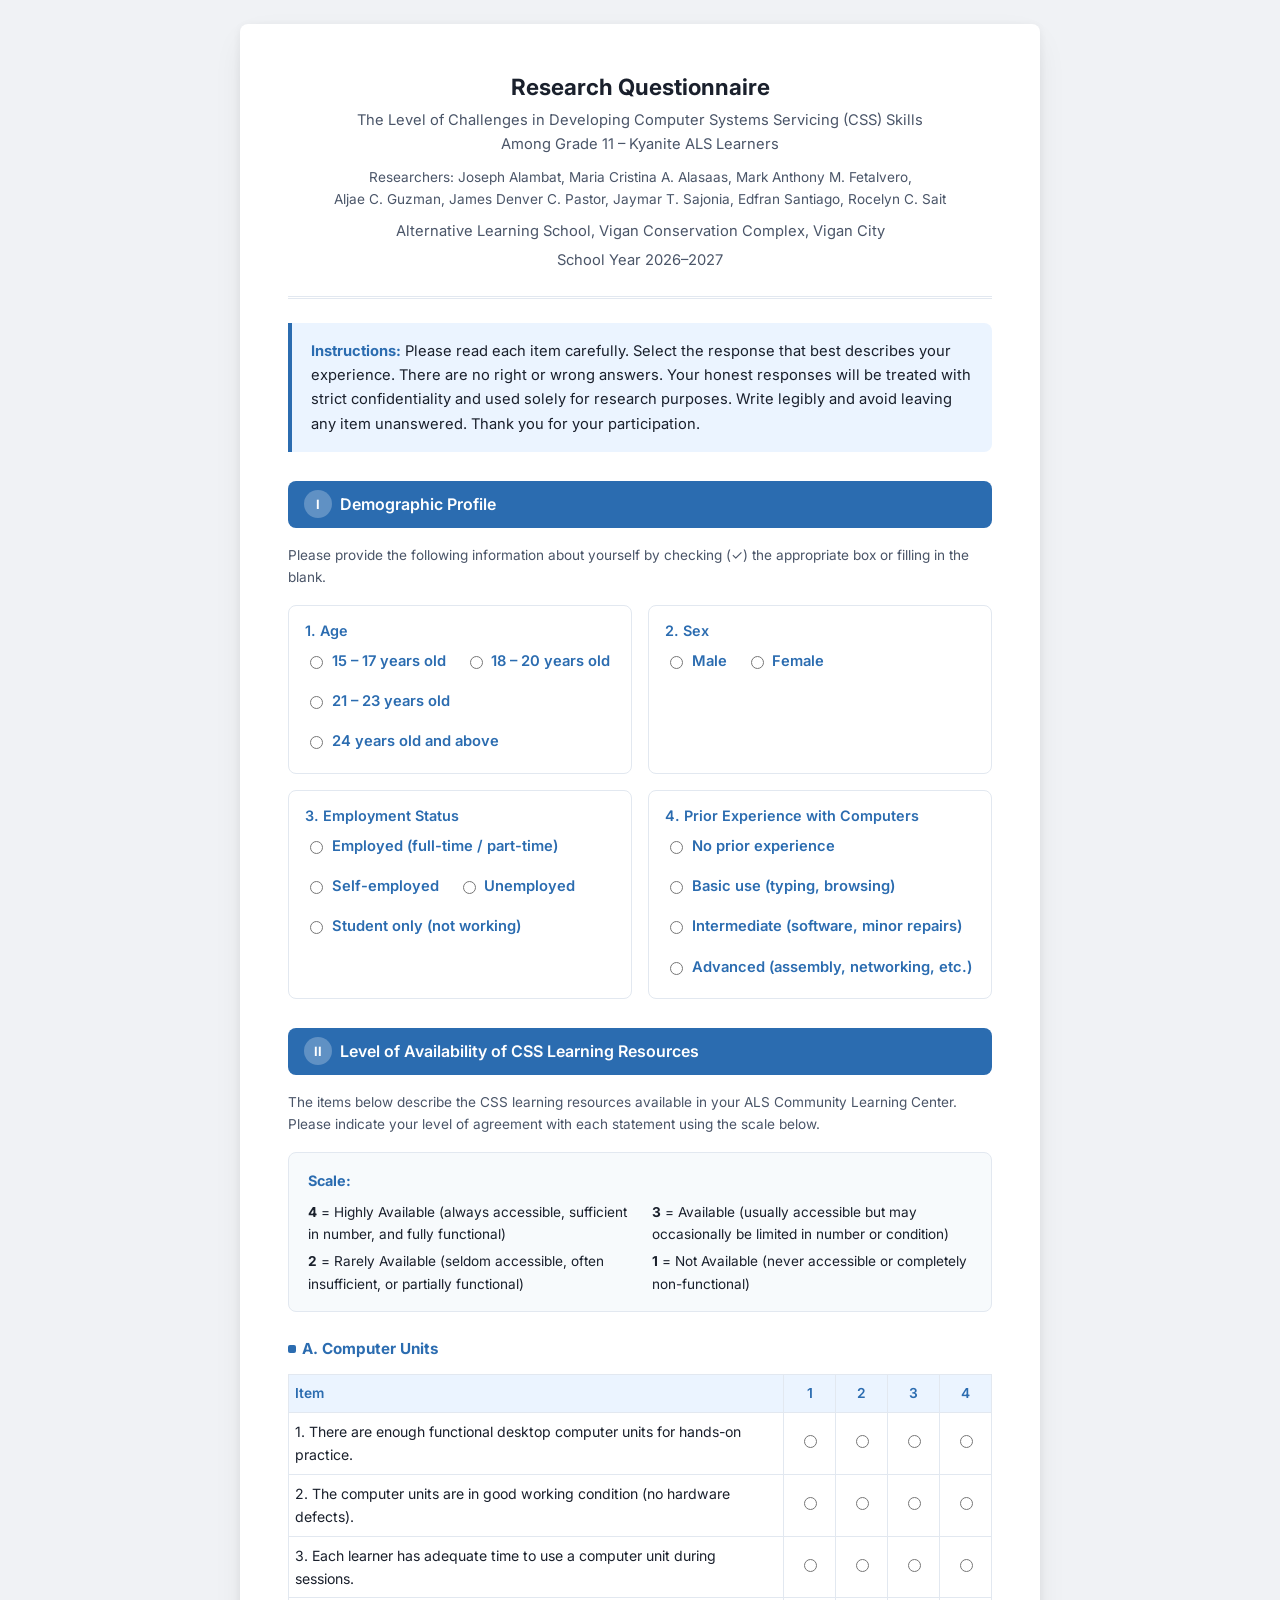
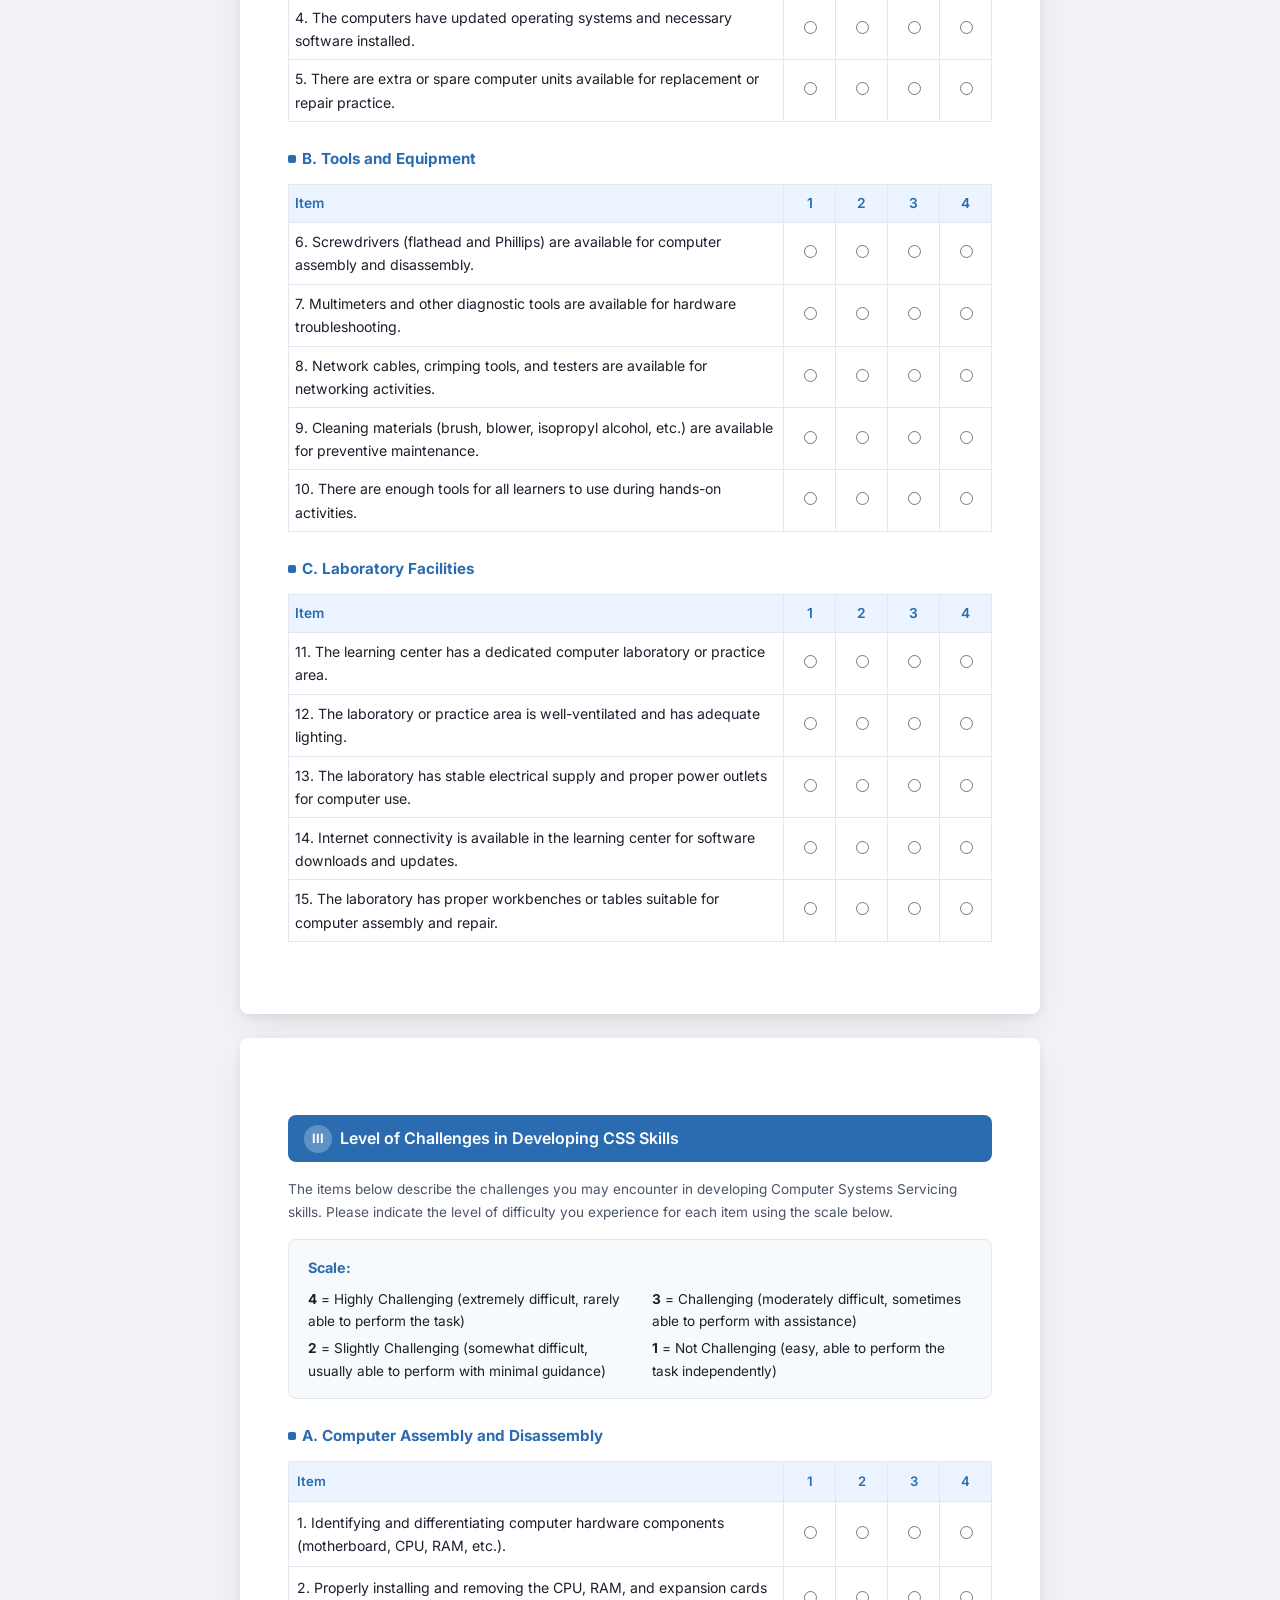
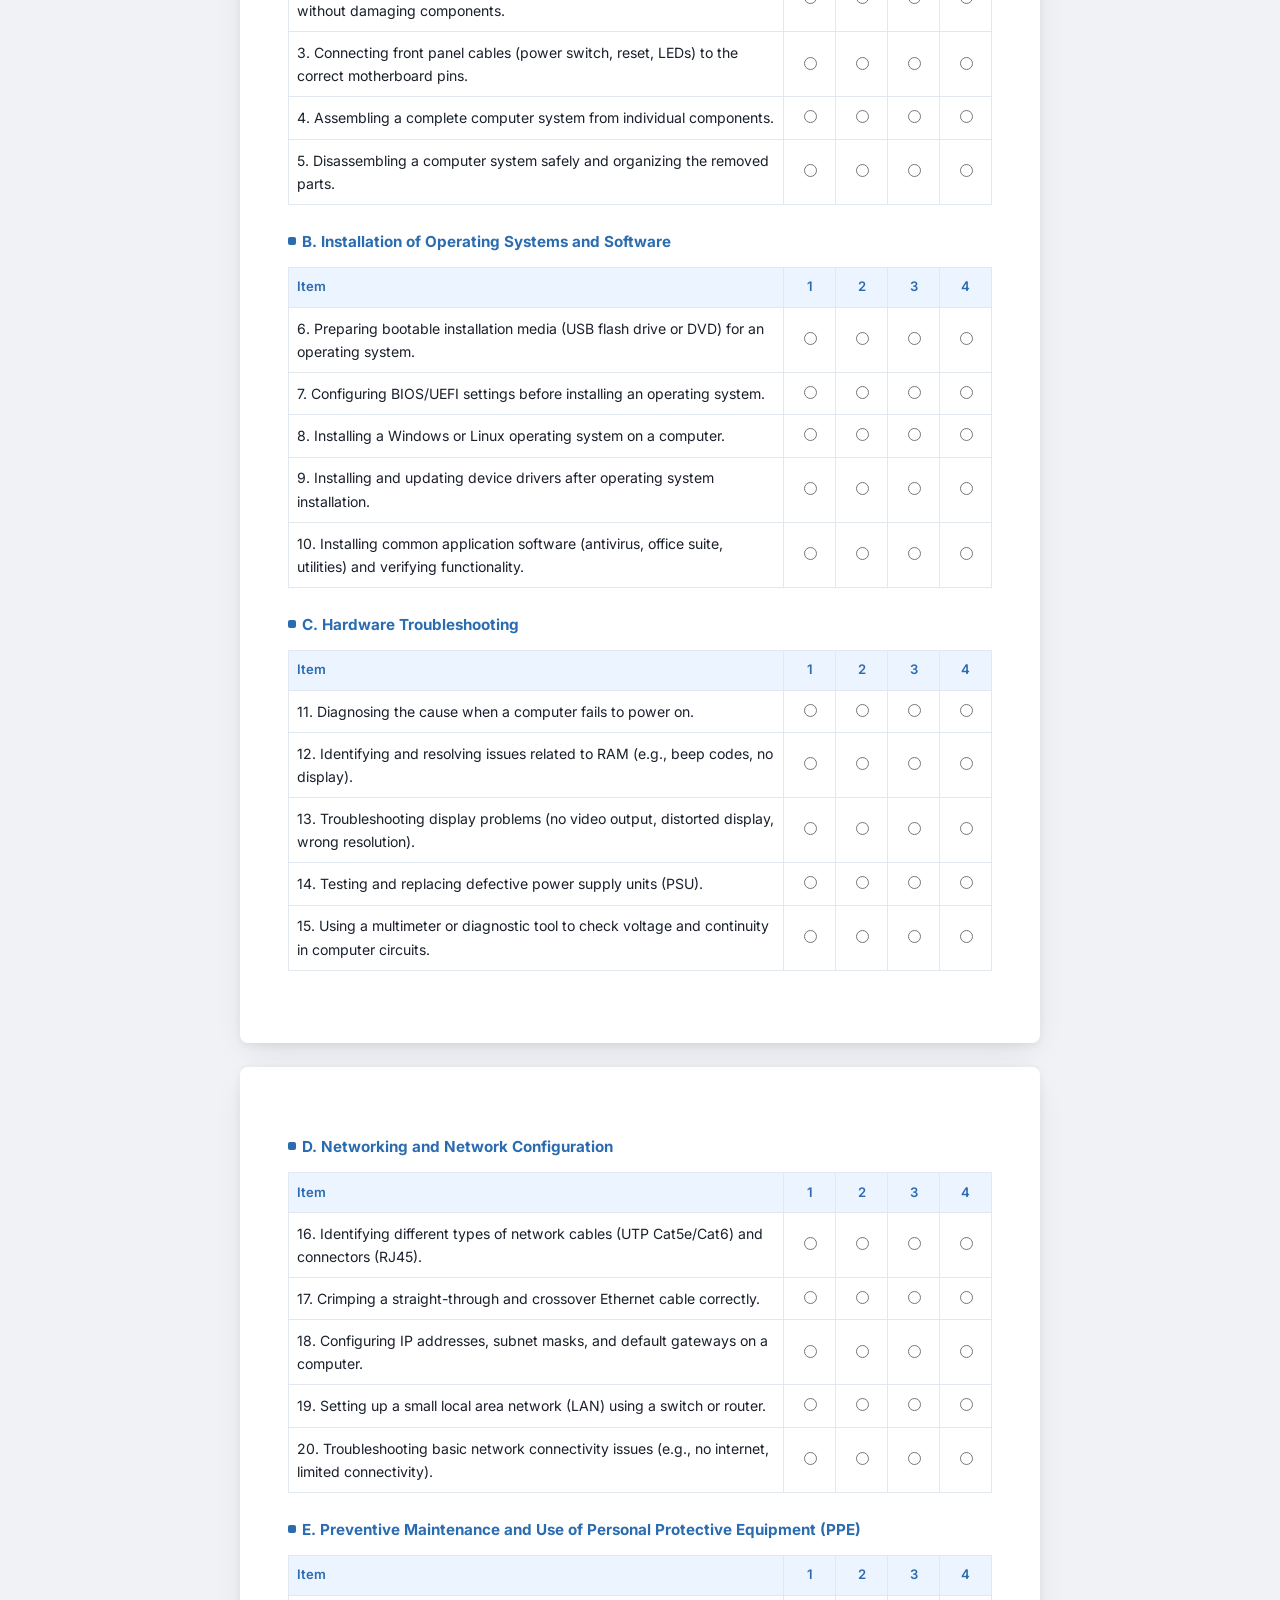
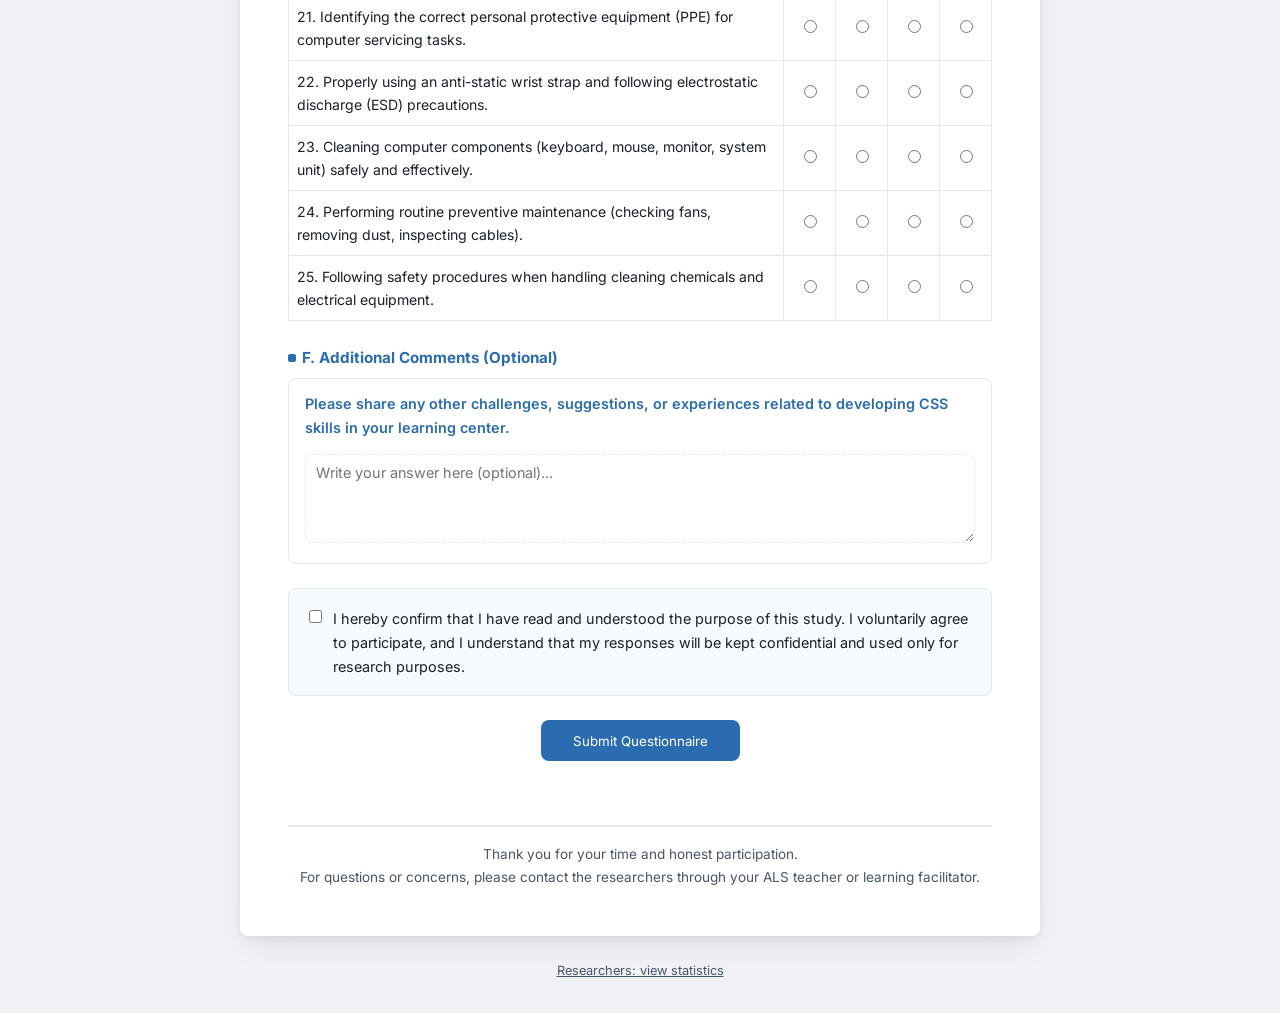
<file: index.html>
<!DOCTYPE html>
<html lang="en">
<head>
<meta charset="UTF-8">
<meta name="viewport" content="width=device-width, initial-scale=1.0">
<title>Research Questionnaire: CSS Skills Development Among ALS Learners</title>
<link rel="preconnect" href="https://fonts.googleapis.com">
<link href="https://fonts.googleapis.com/css2?family=Inter:wght@300;400;500;600;700&display=swap" rel="stylesheet">
<style>
:root {
  --bg: #f0f2f5;
  --surface: #ffffff;
  --ink: #1a202c;
  --muted: #4a5568;
  --accent: #2b6cb0;
  --accent-weak: #ebf4ff;
  --line: #e2e8f0;
  --danger: #c53030;
  --step-0: clamp(0.88rem, 0.85rem + 0.15vw, 1rem);
  --space: clamp(0.9rem, 0.8rem + 0.5vw, 1.3rem);
  --radius: 8px;
}

* { box-sizing: border-box; }

body {
  font-family: 'Inter', 'Hiragino Sans', 'Yu Gothic', 'Noto Sans JP', sans-serif;
  font-size: var(--step-0);
  line-height: 1.65;
  color: var(--ink);
  background: var(--bg);
  margin: 0;
  padding: 0;
}

.paper {
  max-width: 800px;
  margin: 1.5rem auto;
  background: var(--surface);
  box-shadow: 0 2px 8px rgba(0,0,0,0.06), 0 12px 32px -8px rgba(0,0,0,0.1);
  border-radius: var(--radius);
  padding: clamp(1.5rem, 4vw, 3rem);
}

@media print {
  body { background: #fff; }
  .paper { box-shadow: none; margin: 0; max-width: 100%; border-radius: 0; }
  .no-print { display: none; }
  .page-break { page-break-before: always; }
}

@page { size: A4; margin: 15mm; }

/* Header */
.header {
  text-align: center;
  padding-bottom: 1.2rem;
  border-bottom: 3px double var(--line);
  margin-bottom: 1.5rem;
}

.header h1 {
  font-size: clamp(1.1rem, 1rem + 0.5vw, 1.4rem);
  font-weight: 700;
  margin: 0 0 0.4rem;
  line-height: 1.3;
}

.header .subtitle {
  font-size: 0.92rem;
  color: var(--muted);
  margin-bottom: 0.3rem;
}

.header .researchers {
  font-size: 0.85rem;
  color: var(--muted);
  margin-top: 0.6rem;
}

/* Instructions box */
.instructions {
  background: var(--accent-weak);
  border-left: 4px solid var(--accent);
  padding: 1rem 1.2rem;
  margin: 1.2rem 0;
  border-radius: 0 var(--radius) var(--radius) 0;
  font-size: 0.92rem;
}

.instructions strong { color: var(--accent); }

/* Section headings */
.section-title {
  background: var(--accent);
  color: #fff;
  padding: 0.6rem 1rem;
  font-weight: 600;
  font-size: 1rem;
  border-radius: var(--radius);
  margin: 1.8rem 0 1rem;
  display: flex;
  align-items: center;
  gap: 0.5rem;
}

.section-number {
  background: rgba(255,255,255,0.25);
  width: 28px; height: 28px;
  border-radius: 50%;
  display: inline-flex;
  align-items: center;
  justify-content: center;
  font-size: 0.8rem;
  font-weight: 700;
}

/* Demographic grid */
.demo-grid {
  display: grid;
  grid-template-columns: 1fr 1fr;
  gap: 1rem;
  margin: 1rem 0;
}

@media (max-width: 600px) {
  .demo-grid { grid-template-columns: 1fr; }
}

.demo-field {
  border: 1px solid var(--line);
  border-radius: var(--radius);
  padding: 0.8rem 1rem;
}

.demo-field label {
  display: block;
  font-weight: 600;
  font-size: 0.9rem;
  margin-bottom: 0.4rem;
  color: var(--accent);
}

.demo-field input[type="text"],
.demo-field input[type="number"],
.demo-field select {
  width: 100%;
  border: none;
  border-bottom: 1px solid var(--line);
  padding: 0.3rem 0;
  font-family: inherit;
  font-size: 0.95rem;
  background: transparent;
  outline: none;
}

.demo-field input:focus,
.demo-field select:focus {
  border-bottom-color: var(--accent);
}

/* Radio / checkbox groups */
.options {
  display: flex;
  flex-wrap: wrap;
  gap: 0.6rem 1.2rem;
  margin-top: 0.3rem;
}

.options label {
  display: inline-flex;
  align-items: center;
  gap: 0.35rem;
  font-size: 0.92rem;
  cursor: pointer;
}

/* Likert tables */
.likert-table {
  width: 100%;
  border-collapse: collapse;
  margin: 0.8rem 0 1.5rem;
  font-size: 0.9rem;
}

.likert-table th,
.likert-table td {
  border: 1px solid var(--line);
  padding: 0.55rem 0.5rem;
  text-align: center;
  vertical-align: middle;
}

.likert-table th {
  background: var(--accent-weak);
  color: var(--accent);
  font-weight: 600;
  font-size: 0.82rem;
}

.likert-table td:first-child {
  text-align: left;
  min-width: 280px;
  font-size: 0.88rem;
}

.likert-table td {
  min-width: 52px;
}

.likert-table thead th:first-child {
  text-align: left;
}

/* Subsection labels */
.subsection {
  font-weight: 700;
  color: var(--accent);
  margin: 1.2rem 0 0.5rem;
  font-size: 0.95rem;
  display: flex;
  align-items: center;
  gap: 0.4rem;
}

.subsection::before {
  content: "";
  display: inline-block;
  width: 8px; height: 8px;
  background: var(--accent);
  border-radius: 2px;
}

/* Legend box */
.legend-box {
  background: #f7fafc;
  border: 1px solid var(--line);
  border-radius: var(--radius);
  padding: 1rem 1.2rem;
  margin: 1rem 0 1.5rem;
}

.legend-box h4 {
  margin: 0 0 0.5rem;
  font-size: 0.9rem;
  color: var(--accent);
}

.legend-grid {
  display: grid;
  grid-template-columns: repeat(2, 1fr);
  gap: 0.3rem 1.5rem;
  font-size: 0.85rem;
}

@media (max-width: 600px) {
  .legend-grid { grid-template-columns: 1fr; }
}

/* Footer note */
.footer-note {
  margin-top: 2rem;
  padding-top: 1rem;
  border-top: 2px solid var(--line);
  font-size: 0.85rem;
  color: var(--muted);
  text-align: center;
}

/* Checkbox for consent */
.consent-box {
  border: 1px solid var(--line);
  border-radius: var(--radius);
  padding: 1rem;
  margin: 1.5rem 0;
  background: #f7fafc;
}

.consent-box label {
  font-size: 0.9rem;
  display: inline-flex;
  align-items: flex-start;
  gap: 0.5rem;
}

/* Signature area */
.signature-area {
  display: grid;
  grid-template-columns: 1fr 1fr;
  gap: 2rem;
  margin-top: 2rem;
}

.signature-line {
  border-bottom: 1px solid var(--ink);
  height: 2.5rem;
  margin-bottom: 0.3rem;
}

.signature-label {
  font-size: 0.85rem;
  color: var(--muted);
  text-align: center;
}

/* Small helper */
.small { font-size: 0.85rem; color: var(--muted); }

/* Page break helper */
.page-break { page-break-before: always; }

/* Compact likert for Part II */
.compact-likert th,
.compact-likert td {
  padding: 0.45rem 0.4rem;
  font-size: 0.86rem;
}

.compact-likert td:first-child {
  min-width: 220px;
}

/* ---- online version additions ---- */
.print-only { display: none; }
@media print { .print-only { display: grid; } .submit-area { display: none; } }
.submit-area { margin: 1.5rem 0 0.5rem; text-align: center; }
.btn { background: var(--accent); color: #fff; border: 0; border-radius: var(--radius); padding: 0.8rem 2rem; font: 600 1rem inherit; font-family: inherit; cursor: pointer; }
.btn:disabled { opacity: .6; cursor: wait; }
.btn.secondary { background: var(--accent-weak); color: var(--accent); }
.status { margin-top: .8rem; font-size: .92rem; min-height: 1.3em; }
.status.error { color: var(--danger); font-weight: 600; }
tr.missing td:first-child, .demo-field.missing, .consent-box.missing { outline: 2px solid var(--danger); outline-offset: -2px; border-radius: var(--radius); }
.overlay { position: fixed; inset: 0; background: rgba(26,32,44,.6); display: none; align-items: center; justify-content: center; padding: 1rem; z-index: 50; }
.overlay.show { display: flex; }
.overlay .box { background: #fff; border-radius: var(--radius); padding: 2rem; max-width: 420px; text-align: center; }
.overlay h2 { margin-top: 0; }
.admin-link { text-align:center; font-size:.8rem; margin: 1rem 0 2rem; }
.admin-link a { color: var(--muted); }
@media print { .admin-link { display:none; } }
</style>
</head>
<body>
<div class="paper">

<!-- HEADER -->
<div class="header">
  <h1>Research Questionnaire</h1>
  <div class="subtitle">The Level of Challenges in Developing Computer Systems Servicing (CSS) Skills<br>Among Grade 11 – Kyanite ALS Learners</div>
  <div class="researchers">Researchers: Joseph Alambat, Maria Cristina A. Alasaas, Mark Anthony M. Fetalvero,<br>Aljae C. Guzman, James Denver C. Pastor, Jaymar T. Sajonia, Edfran Santiago, Rocelyn C. Sait</div>
  <div class="subtitle" style="margin-top:0.5rem;">Alternative Learning School, Vigan Conservation Complex, Vigan City</div>
  <div class="subtitle">School Year 2026–2027</div>
</div>

<!-- INSTRUCTIONS -->
<div class="instructions">
  <strong>Instructions:</strong> Please read each item carefully. Select the response that best describes your experience. There are no right or wrong answers. Your honest responses will be treated with strict confidentiality and used solely for research purposes. Write legibly and avoid leaving any item unanswered. Thank you for your participation.
</div>

<!-- PART I -->
<div class="section-title"><span class="section-number">I</span> Demographic Profile</div>

<p class="small">Please provide the following information about yourself by checking (&#10003;) the appropriate box or filling in the blank.</p>

<div class="demo-grid">
  <div class="demo-field">
    <label>1. Age</label>
    <div class="options">
      <label><input type="radio" name="age" value="15-17"> 15 – 17 years old</label>
      <label><input type="radio" name="age" value="18-20"> 18 – 20 years old</label>
      <label><input type="radio" name="age" value="21-23"> 21 – 23 years old</label>
      <label><input type="radio" name="age" value="24+"> 24 years old and above</label>
    </div>
  </div>

  <div class="demo-field">
    <label>2. Sex</label>
    <div class="options">
      <label><input type="radio" name="sex" value="male"> Male</label>
      <label><input type="radio" name="sex" value="female"> Female</label>
    </div>
  </div>

  <div class="demo-field">
    <label>3. Employment Status</label>
    <div class="options">
      <label><input type="radio" name="employment" value="employed"> Employed (full-time / part-time)</label>
      <label><input type="radio" name="employment" value="self-employed"> Self-employed</label>
      <label><input type="radio" name="employment" value="unemployed"> Unemployed</label>
      <label><input type="radio" name="employment" value="student_only"> Student only (not working)</label>
    </div>
  </div>

  <div class="demo-field">
    <label>4. Prior Experience with Computers</label>
    <div class="options">
      <label><input type="radio" name="prior_exp" value="none"> No prior experience</label>
      <label><input type="radio" name="prior_exp" value="basic"> Basic use (typing, browsing)</label>
      <label><input type="radio" name="prior_exp" value="intermediate"> Intermediate (software, minor repairs)</label>
      <label><input type="radio" name="prior_exp" value="advanced"> Advanced (assembly, networking, etc.)</label>
    </div>
  </div>
</div>

<!-- PART II -->
<div class="section-title"><span class="section-number">II</span> Level of Availability of CSS Learning Resources</div>

<p class="small">The items below describe the CSS learning resources available in your ALS Community Learning Center. Please indicate your level of agreement with each statement using the scale below.</p>

<div class="legend-box">
  <h4>Scale:</h4>
  <div class="legend-grid">
    <div><strong>4</strong> = Highly Available (always accessible, sufficient in number, and fully functional)</div>
    <div><strong>3</strong> = Available (usually accessible but may occasionally be limited in number or condition)</div>
    <div><strong>2</strong> = Rarely Available (seldom accessible, often insufficient, or partially functional)</div>
    <div><strong>1</strong> = Not Available (never accessible or completely non-functional)</div>
  </div>
</div>

<!-- A. Computer Units -->
<div class="subsection">A. Computer Units</div>
<table class="likert-table compact-likert">
  <thead>
    <tr>
      <th>Item</th>
      <th>1</th><th>2</th><th>3</th><th>4</th>
    </tr>
  </thead>
  <tbody>
    <tr><td>1. There are enough functional desktop computer units for hands-on practice.</td>
      <td><input type="radio" name="cu1" value="1"></td>
      <td><input type="radio" name="cu1" value="2"></td>
      <td><input type="radio" name="cu1" value="3"></td>
      <td><input type="radio" name="cu1" value="4"></td>
    </tr>
    <tr><td>2. The computer units are in good working condition (no hardware defects).</td>
      <td><input type="radio" name="cu2" value="1"></td>
      <td><input type="radio" name="cu2" value="2"></td>
      <td><input type="radio" name="cu2" value="3"></td>
      <td><input type="radio" name="cu2" value="4"></td>
    </tr>
    <tr><td>3. Each learner has adequate time to use a computer unit during sessions.</td>
      <td><input type="radio" name="cu3" value="1"></td>
      <td><input type="radio" name="cu3" value="2"></td>
      <td><input type="radio" name="cu3" value="3"></td>
      <td><input type="radio" name="cu3" value="4"></td>
    </tr>
    <tr><td>4. The computers have updated operating systems and necessary software installed.</td>
      <td><input type="radio" name="cu4" value="1"></td>
      <td><input type="radio" name="cu4" value="2"></td>
      <td><input type="radio" name="cu4" value="3"></td>
      <td><input type="radio" name="cu4" value="4"></td>
    </tr>
    <tr><td>5. There are extra or spare computer units available for replacement or repair practice.</td>
      <td><input type="radio" name="cu5" value="1"></td>
      <td><input type="radio" name="cu5" value="2"></td>
      <td><input type="radio" name="cu5" value="3"></td>
      <td><input type="radio" name="cu5" value="4"></td>
    </tr>
  </tbody>
</table>

<!-- B. Tools and Equipment -->
<div class="subsection">B. Tools and Equipment</div>
<table class="likert-table compact-likert">
  <thead>
    <tr>
      <th>Item</th>
      <th>1</th><th>2</th><th>3</th><th>4</th>
    </tr>
  </thead>
  <tbody>
    <tr><td>6. Screwdrivers (flathead and Phillips) are available for computer assembly and disassembly.</td>
      <td><input type="radio" name="te1" value="1"></td>
      <td><input type="radio" name="te1" value="2"></td>
      <td><input type="radio" name="te1" value="3"></td>
      <td><input type="radio" name="te1" value="4"></td>
    </tr>
    <tr><td>7. Multimeters and other diagnostic tools are available for hardware troubleshooting.</td>
      <td><input type="radio" name="te2" value="1"></td>
      <td><input type="radio" name="te2" value="2"></td>
      <td><input type="radio" name="te2" value="3"></td>
      <td><input type="radio" name="te2" value="4"></td>
    </tr>
    <tr><td>8. Network cables, crimping tools, and testers are available for networking activities.</td>
      <td><input type="radio" name="te3" value="1"></td>
      <td><input type="radio" name="te3" value="2"></td>
      <td><input type="radio" name="te3" value="3"></td>
      <td><input type="radio" name="te3" value="4"></td>
    </tr>
    <tr><td>9. Cleaning materials (brush, blower, isopropyl alcohol, etc.) are available for preventive maintenance.</td>
      <td><input type="radio" name="te4" value="1"></td>
      <td><input type="radio" name="te4" value="2"></td>
      <td><input type="radio" name="te4" value="3"></td>
      <td><input type="radio" name="te4" value="4"></td>
    </tr>
    <tr><td>10. There are enough tools for all learners to use during hands-on activities.</td>
      <td><input type="radio" name="te5" value="1"></td>
      <td><input type="radio" name="te5" value="2"></td>
      <td><input type="radio" name="te5" value="3"></td>
      <td><input type="radio" name="te5" value="4"></td>
    </tr>
  </tbody>
</table>

<!-- C. Laboratory Facilities -->
<div class="subsection">C. Laboratory Facilities</div>
<table class="likert-table compact-likert">
  <thead>
    <tr>
      <th>Item</th>
      <th>1</th><th>2</th><th>3</th><th>4</th>
    </tr>
  </thead>
  <tbody>
    <tr><td>11. The learning center has a dedicated computer laboratory or practice area.</td>
      <td><input type="radio" name="lf1" value="1"></td>
      <td><input type="radio" name="lf1" value="2"></td>
      <td><input type="radio" name="lf1" value="3"></td>
      <td><input type="radio" name="lf1" value="4"></td>
    </tr>
    <tr><td>12. The laboratory or practice area is well-ventilated and has adequate lighting.</td>
      <td><input type="radio" name="lf2" value="1"></td>
      <td><input type="radio" name="lf2" value="2"></td>
      <td><input type="radio" name="lf2" value="3"></td>
      <td><input type="radio" name="lf2" value="4"></td>
    </tr>
    <tr><td>13. The laboratory has stable electrical supply and proper power outlets for computer use.</td>
      <td><input type="radio" name="lf3" value="1"></td>
      <td><input type="radio" name="lf3" value="2"></td>
      <td><input type="radio" name="lf3" value="3"></td>
      <td><input type="radio" name="lf3" value="4"></td>
    </tr>
    <tr><td>14. Internet connectivity is available in the learning center for software downloads and updates.</td>
      <td><input type="radio" name="lf4" value="1"></td>
      <td><input type="radio" name="lf4" value="2"></td>
      <td><input type="radio" name="lf4" value="3"></td>
      <td><input type="radio" name="lf4" value="4"></td>
    </tr>
    <tr><td>15. The laboratory has proper workbenches or tables suitable for computer assembly and repair.</td>
      <td><input type="radio" name="lf5" value="1"></td>
      <td><input type="radio" name="lf5" value="2"></td>
      <td><input type="radio" name="lf5" value="3"></td>
      <td><input type="radio" name="lf5" value="4"></td>
    </tr>
  </tbody>
</table>

</div><!-- end paper -->

<!-- PAGE BREAK for Part III -->
<div class="paper page-break">

<!-- PART III -->
<div class="section-title"><span class="section-number">III</span> Level of Challenges in Developing CSS Skills</div>

<p class="small">The items below describe the challenges you may encounter in developing Computer Systems Servicing skills. Please indicate the level of difficulty you experience for each item using the scale below.</p>

<div class="legend-box">
  <h4>Scale:</h4>
  <div class="legend-grid">
    <div><strong>4</strong> = Highly Challenging (extremely difficult, rarely able to perform the task)</div>
    <div><strong>3</strong> = Challenging (moderately difficult, sometimes able to perform with assistance)</div>
    <div><strong>2</strong> = Slightly Challenging (somewhat difficult, usually able to perform with minimal guidance)</div>
    <div><strong>1</strong> = Not Challenging (easy, able to perform the task independently)</div>
  </div>
</div>

<!-- A. Computer Assembly and Disassembly -->
<div class="subsection">A. Computer Assembly and Disassembly</div>
<table class="likert-table">
  <thead>
    <tr>
      <th>Item</th>
      <th>1</th><th>2</th><th>3</th><th>4</th>
    </tr>
  </thead>
  <tbody>
    <tr><td>1. Identifying and differentiating computer hardware components (motherboard, CPU, RAM, etc.).</td>
      <td><input type="radio" name="cad1" value="1"></td>
      <td><input type="radio" name="cad1" value="2"></td>
      <td><input type="radio" name="cad1" value="3"></td>
      <td><input type="radio" name="cad1" value="4"></td>
    </tr>
    <tr><td>2. Properly installing and removing the CPU, RAM, and expansion cards without damaging components.</td>
      <td><input type="radio" name="cad2" value="1"></td>
      <td><input type="radio" name="cad2" value="2"></td>
      <td><input type="radio" name="cad2" value="3"></td>
      <td><input type="radio" name="cad2" value="4"></td>
    </tr>
    <tr><td>3. Connecting front panel cables (power switch, reset, LEDs) to the correct motherboard pins.</td>
      <td><input type="radio" name="cad3" value="1"></td>
      <td><input type="radio" name="cad3" value="2"></td>
      <td><input type="radio" name="cad3" value="3"></td>
      <td><input type="radio" name="cad3" value="4"></td>
    </tr>
    <tr><td>4. Assembling a complete computer system from individual components.</td>
      <td><input type="radio" name="cad4" value="1"></td>
      <td><input type="radio" name="cad4" value="2"></td>
      <td><input type="radio" name="cad4" value="3"></td>
      <td><input type="radio" name="cad4" value="4"></td>
    </tr>
    <tr><td>5. Disassembling a computer system safely and organizing the removed parts.</td>
      <td><input type="radio" name="cad5" value="1"></td>
      <td><input type="radio" name="cad5" value="2"></td>
      <td><input type="radio" name="cad5" value="3"></td>
      <td><input type="radio" name="cad5" value="4"></td>
    </tr>
  </tbody>
</table>

<!-- B. Installation of Operating Systems and Software -->
<div class="subsection">B. Installation of Operating Systems and Software</div>
<table class="likert-table">
  <thead>
    <tr>
      <th>Item</th>
      <th>1</th><th>2</th><th>3</th><th>4</th>
    </tr>
  </thead>
  <tbody>
    <tr><td>6. Preparing bootable installation media (USB flash drive or DVD) for an operating system.</td>
      <td><input type="radio" name="ios1" value="1"></td>
      <td><input type="radio" name="ios1" value="2"></td>
      <td><input type="radio" name="ios1" value="3"></td>
      <td><input type="radio" name="ios1" value="4"></td>
    </tr>
    <tr><td>7. Configuring BIOS/UEFI settings before installing an operating system.</td>
      <td><input type="radio" name="ios2" value="1"></td>
      <td><input type="radio" name="ios2" value="2"></td>
      <td><input type="radio" name="ios2" value="3"></td>
      <td><input type="radio" name="ios2" value="4"></td>
    </tr>
    <tr><td>8. Installing a Windows or Linux operating system on a computer.</td>
      <td><input type="radio" name="ios3" value="1"></td>
      <td><input type="radio" name="ios3" value="2"></td>
      <td><input type="radio" name="ios3" value="3"></td>
      <td><input type="radio" name="ios3" value="4"></td>
    </tr>
    <tr><td>9. Installing and updating device drivers after operating system installation.</td>
      <td><input type="radio" name="ios4" value="1"></td>
      <td><input type="radio" name="ios4" value="2"></td>
      <td><input type="radio" name="ios4" value="3"></td>
      <td><input type="radio" name="ios4" value="4"></td>
    </tr>
    <tr><td>10. Installing common application software (antivirus, office suite, utilities) and verifying functionality.</td>
      <td><input type="radio" name="ios5" value="1"></td>
      <td><input type="radio" name="ios5" value="2"></td>
      <td><input type="radio" name="ios5" value="3"></td>
      <td><input type="radio" name="ios5" value="4"></td>
    </tr>
  </tbody>
</table>

<!-- C. Hardware Troubleshooting -->
<div class="subsection">C. Hardware Troubleshooting</div>
<table class="likert-table">
  <thead>
    <tr>
      <th>Item</th>
      <th>1</th><th>2</th><th>3</th><th>4</th>
    </tr>
  </thead>
  <tbody>
    <tr><td>11. Diagnosing the cause when a computer fails to power on.</td>
      <td><input type="radio" name="ht1" value="1"></td>
      <td><input type="radio" name="ht1" value="2"></td>
      <td><input type="radio" name="ht1" value="3"></td>
      <td><input type="radio" name="ht1" value="4"></td>
    </tr>
    <tr><td>12. Identifying and resolving issues related to RAM (e.g., beep codes, no display).</td>
      <td><input type="radio" name="ht2" value="1"></td>
      <td><input type="radio" name="ht2" value="2"></td>
      <td><input type="radio" name="ht2" value="3"></td>
      <td><input type="radio" name="ht2" value="4"></td>
    </tr>
    <tr><td>13. Troubleshooting display problems (no video output, distorted display, wrong resolution).</td>
      <td><input type="radio" name="ht3" value="1"></td>
      <td><input type="radio" name="ht3" value="2"></td>
      <td><input type="radio" name="ht3" value="3"></td>
      <td><input type="radio" name="ht3" value="4"></td>
    </tr>
    <tr><td>14. Testing and replacing defective power supply units (PSU).</td>
      <td><input type="radio" name="ht4" value="1"></td>
      <td><input type="radio" name="ht4" value="2"></td>
      <td><input type="radio" name="ht4" value="3"></td>
      <td><input type="radio" name="ht4" value="4"></td>
    </tr>
    <tr><td>15. Using a multimeter or diagnostic tool to check voltage and continuity in computer circuits.</td>
      <td><input type="radio" name="ht5" value="1"></td>
      <td><input type="radio" name="ht5" value="2"></td>
      <td><input type="radio" name="ht5" value="3"></td>
      <td><input type="radio" name="ht5" value="4"></td>
    </tr>
  </tbody>
</table>

</div><!-- end paper -->

<!-- PAGE BREAK for remaining Part III -->
<div class="paper page-break">

<!-- D. Networking and Network Configuration -->
<div class="subsection">D. Networking and Network Configuration</div>
<table class="likert-table">
  <thead>
    <tr>
      <th>Item</th>
      <th>1</th><th>2</th><th>3</th><th>4</th>
    </tr>
  </thead>
  <tbody>
    <tr><td>16. Identifying different types of network cables (UTP Cat5e/Cat6) and connectors (RJ45).</td>
      <td><input type="radio" name="net1" value="1"></td>
      <td><input type="radio" name="net1" value="2"></td>
      <td><input type="radio" name="net1" value="3"></td>
      <td><input type="radio" name="net1" value="4"></td>
    </tr>
    <tr><td>17. Crimping a straight-through and crossover Ethernet cable correctly.</td>
      <td><input type="radio" name="net2" value="1"></td>
      <td><input type="radio" name="net2" value="2"></td>
      <td><input type="radio" name="net2" value="3"></td>
      <td><input type="radio" name="net2" value="4"></td>
    </tr>
    <tr><td>18. Configuring IP addresses, subnet masks, and default gateways on a computer.</td>
      <td><input type="radio" name="net3" value="1"></td>
      <td><input type="radio" name="net3" value="2"></td>
      <td><input type="radio" name="net3" value="3"></td>
      <td><input type="radio" name="net3" value="4"></td>
    </tr>
    <tr><td>19. Setting up a small local area network (LAN) using a switch or router.</td>
      <td><input type="radio" name="net4" value="1"></td>
      <td><input type="radio" name="net4" value="2"></td>
      <td><input type="radio" name="net4" value="3"></td>
      <td><input type="radio" name="net4" value="4"></td>
    </tr>
    <tr><td>20. Troubleshooting basic network connectivity issues (e.g., no internet, limited connectivity).</td>
      <td><input type="radio" name="net5" value="1"></td>
      <td><input type="radio" name="net5" value="2"></td>
      <td><input type="radio" name="net5" value="3"></td>
      <td><input type="radio" name="net5" value="4"></td>
    </tr>
  </tbody>
</table>

<!-- E. Preventive Maintenance and Use of PPE -->
<div class="subsection">E. Preventive Maintenance and Use of Personal Protective Equipment (PPE)</div>
<table class="likert-table">
  <thead>
    <tr>
      <th>Item</th>
      <th>1</th><th>2</th><th>3</th><th>4</th>
    </tr>
  </thead>
  <tbody>
    <tr><td>21. Identifying the correct personal protective equipment (PPE) for computer servicing tasks.</td>
      <td><input type="radio" name="pm1" value="1"></td>
      <td><input type="radio" name="pm1" value="2"></td>
      <td><input type="radio" name="pm1" value="3"></td>
      <td><input type="radio" name="pm1" value="4"></td>
    </tr>
    <tr><td>22. Properly using an anti-static wrist strap and following electrostatic discharge (ESD) precautions.</td>
      <td><input type="radio" name="pm2" value="1"></td>
      <td><input type="radio" name="pm2" value="2"></td>
      <td><input type="radio" name="pm2" value="3"></td>
      <td><input type="radio" name="pm2" value="4"></td>
    </tr>
    <tr><td>23. Cleaning computer components (keyboard, mouse, monitor, system unit) safely and effectively.</td>
      <td><input type="radio" name="pm3" value="1"></td>
      <td><input type="radio" name="pm3" value="2"></td>
      <td><input type="radio" name="pm3" value="3"></td>
      <td><input type="radio" name="pm3" value="4"></td>
    </tr>
    <tr><td>24. Performing routine preventive maintenance (checking fans, removing dust, inspecting cables).</td>
      <td><input type="radio" name="pm4" value="1"></td>
      <td><input type="radio" name="pm4" value="2"></td>
      <td><input type="radio" name="pm4" value="3"></td>
      <td><input type="radio" name="pm4" value="4"></td>
    </tr>
    <tr><td>25. Following safety procedures when handling cleaning chemicals and electrical equipment.</td>
      <td><input type="radio" name="pm5" value="1"></td>
      <td><input type="radio" name="pm5" value="2"></td>
      <td><input type="radio" name="pm5" value="3"></td>
      <td><input type="radio" name="pm5" value="4"></td>
    </tr>
  </tbody>
</table>

<!-- OPEN-ENDED QUESTION -->
<div class="subsection">F. Additional Comments (Optional)</div>
<div class="demo-field" style="margin-bottom:1.5rem;">
  <label>Please share any other challenges, suggestions, or experiences related to developing CSS skills in your learning center.</label>
  <textarea name="comments" id="comments" rows="4" maxlength="2000" placeholder="Write your answer here (optional)..." style="width:100%;margin-top:0.5rem;border:1px dashed var(--line);border-radius:var(--radius);padding:0.6rem;font-family:inherit;font-size:0.9rem;resize:vertical;"></textarea>
</div>

<!-- CONSENT -->
<div class="consent-box">
  <label>
    <input type="checkbox" name="consent">
    <span>I hereby confirm that I have read and understood the purpose of this study. I voluntarily agree to participate, and I understand that my responses will be kept confidential and used only for research purposes.</span>
  </label>
</div>


<div class="submit-area no-print">
  <button type="button" class="btn" id="submitBtn">Submit Questionnaire</button>
  <div class="status" id="status" role="status" aria-live="polite"></div>
</div>

<!-- SIGNATURE -->
<div class="signature-area print-only">
  <div>
    <div class="signature-line"></div>
    <div class="signature-label">Respondent's Signature over Printed Name<br><span class="small">Date: _______________</span></div>
  </div>
  <div>
    <div class="signature-line"></div>
    <div class="signature-label">Researcher's Signature<br><span class="small">Date: _______________</span></div>
  </div>
</div>

<div class="footer-note">
  Thank you for your time and honest participation.<br>
  For questions or concerns, please contact the researchers through your ALS teacher or learning facilitator.
</div>

</div><!-- end paper -->


<div class="overlay" id="thanks"><div class="box">
  <h2>Thank you!</h2>
  <p>Your response has been recorded.</p>
  <button type="button" class="btn secondary" id="again">Start a new response</button>
</div></div>
<p class="admin-link"><a href="stats.html">Researchers: view statistics</a></p>
<script src="config.js"></script>
<script src="questions.js"></script>
<script src="app.js"></script>
</body>
</html>
</file>
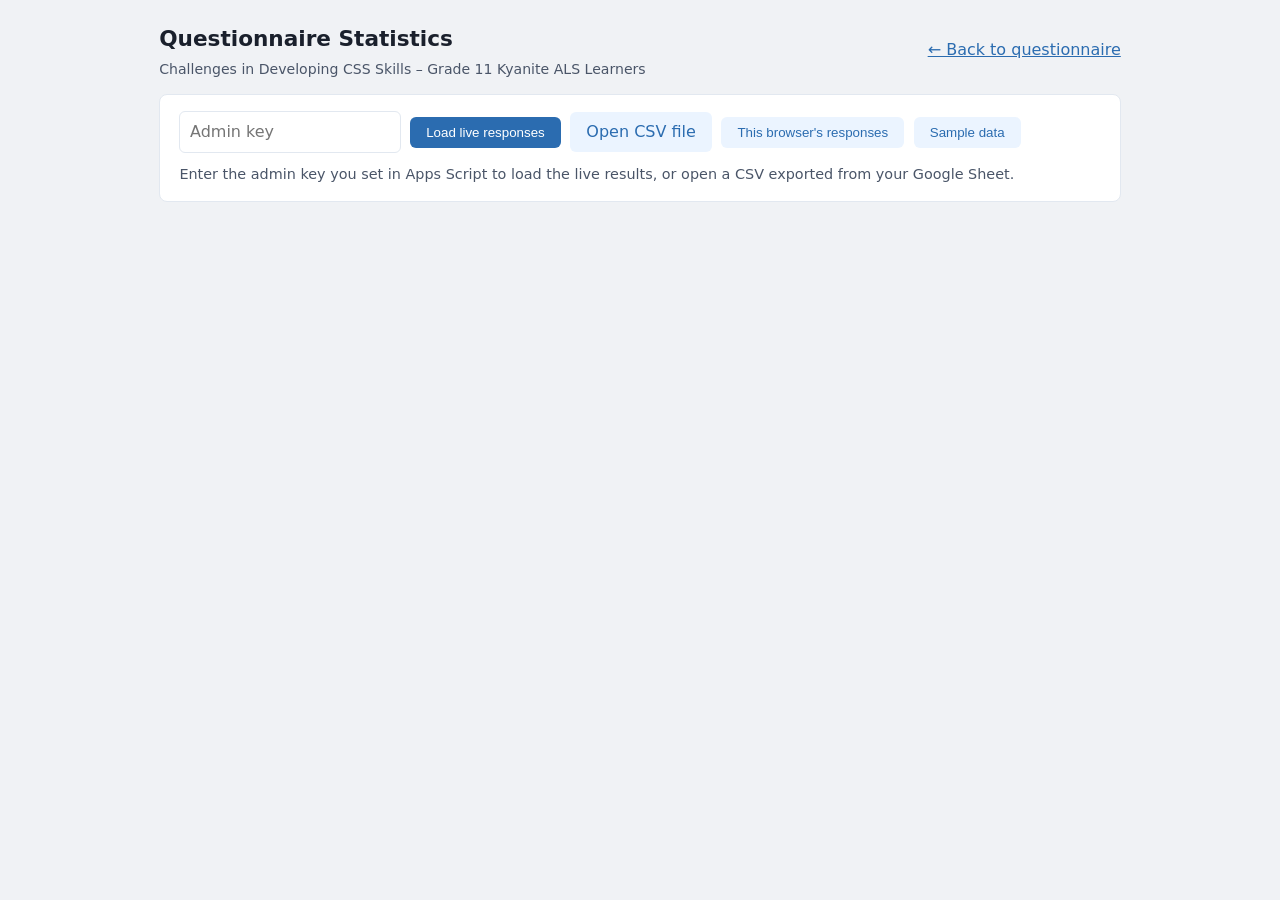
<file: stats.html>
<!DOCTYPE html>
<html lang="en">
<head>
<meta charset="UTF-8">
<meta name="viewport" content="width=device-width, initial-scale=1.0">
<meta name="robots" content="noindex">
<title>Statistics – CSS Research Questionnaire</title>
<style>
:root { --bg:#f0f2f5; --surface:#fff; --ink:#1a202c; --muted:#4a5568; --accent:#2b6cb0; --accent-weak:#ebf4ff; --line:#e2e8f0; --danger:#c53030; --warn:#dd6b20; --ok:#2f855a; --radius:8px; }
@media (prefers-color-scheme: dark) {
  :root { --bg:#12161c; --surface:#1c222b; --ink:#e8edf3; --muted:#a0aec0; --accent:#63a4e8; --accent-weak:#223247; --line:#2f3947; --danger:#fc8181; --warn:#f6ad55; --ok:#68d391; }
}
* { box-sizing: border-box; }
body { font-family: Inter, system-ui, -apple-system, "Segoe UI", sans-serif; background: var(--bg); color: var(--ink); margin: 0; line-height: 1.55; }
.wrap { max-width: 1000px; margin: 0 auto; padding: 1.2rem; }
h1 { font-size: 1.35rem; margin: .2rem 0; }
h2 { font-size: 1.1rem; margin: 2rem 0 .6rem; color: var(--accent); }
h3 { font-size: .98rem; margin: 1.2rem 0 .4rem; }
.card { background: var(--surface); border: 1px solid var(--line); border-radius: var(--radius); padding: 1rem 1.2rem; margin: .8rem 0; }
.muted { color: var(--muted); font-size: .88rem; }
.row { display: flex; flex-wrap: wrap; gap: .6rem; align-items: center; }
input[type=password], input[type=text], select { padding: .5rem .6rem; border: 1px solid var(--line); border-radius: 6px; background: var(--surface); color: var(--ink); font: inherit; }
button, .btn { background: var(--accent); color: #fff; border: 0; border-radius: 6px; padding: .5rem 1rem; font: 600 .9rem inherit; cursor: pointer; }
button.secondary, label.btn.secondary { background: var(--accent-weak); color: var(--accent); }
#msg { margin-top: .6rem; font-size: .9rem; }
#msg.error { color: var(--danger); }
.kpis { display: grid; grid-template-columns: repeat(auto-fit, minmax(190px, 1fr)); gap: .8rem; margin: .8rem 0; }
.kpi { background: var(--surface); border: 1px solid var(--line); border-radius: var(--radius); padding: .9rem 1rem; }
.kpi .v { font-size: 1.7rem; font-weight: 700; color: var(--accent); }
.kpi .l { font-size: .82rem; color: var(--muted); }
.bar-row { display: grid; grid-template-columns: minmax(130px, 38%) 1fr 150px; gap: .6rem; align-items: center; margin: .35rem 0; font-size: .88rem; }
.bar-track { background: var(--accent-weak); border-radius: 4px; height: 16px; overflow: hidden; }
.bar-fill { height: 100%; background: var(--accent); border-radius: 4px; }
.bar-fill.warn { background: var(--warn); }
.bar-val { font-variant-numeric: tabular-nums; font-size: .85rem; }
.scroll { overflow-x: auto; }
table { border-collapse: collapse; width: 100%; font-size: .85rem; }
th, td { border: 1px solid var(--line); padding: .4rem .5rem; text-align: center; }
th { background: var(--accent-weak); color: var(--accent); font-size: .78rem; }
td:first-child, th:first-child { text-align: left; }
tr.cat td { font-weight: 700; background: var(--accent-weak); }
.comments li { margin: .4rem 0; padding: .5rem .7rem; background: var(--bg); border-radius: 6px; font-size: .9rem; white-space: pre-wrap; }
.rank { margin: 0; padding-left: 1.3rem; font-size: .9rem; }
.hidden { display: none; }
a { color: var(--accent); }
@media print { .noprint { display: none; } body { background: #fff; color: #000; } }
</style>
</head>
<body>
<div class="wrap">
  <div class="row" style="justify-content:space-between">
    <div>
      <h1>Questionnaire Statistics</h1>
      <div class="muted">Challenges in Developing CSS Skills – Grade 11 Kyanite ALS Learners</div>
    </div>
    <a href="index.html" class="noprint">&larr; Back to questionnaire</a>
  </div>

  <div class="card noprint">
    <div class="row">
      <input type="password" id="key" placeholder="Admin key" autocomplete="current-password">
      <button id="loadBtn">Load live responses</button>
      <label class="btn secondary" for="csvFile">Open CSV file</label>
      <input type="file" id="csvFile" accept=".csv,text/csv" class="hidden">
      <button class="secondary" id="localBtn">This browser's responses</button>
      <button class="secondary" id="sampleBtn">Sample data</button>
    </div>
    <div id="msg" class="muted">Enter the admin key you set in Apps Script to load the live results, or open a CSV exported from your Google Sheet.</div>
  </div>

  <div id="out" class="hidden">
    <div class="card noprint">
      <div class="row">
        <strong>Filter:</strong>
        <select id="fField">
          <option value="">All respondents</option>
          <option value="age">Age</option>
          <option value="sex">Sex</option>
          <option value="employment">Employment status</option>
          <option value="prior_exp">Prior computer experience</option>
        </select>
        <select id="fValue" class="hidden"></select>
        <button class="secondary" id="csvBtn">Download CSV</button>
        <button class="secondary" onclick="window.print()">Print / Save PDF</button>
      </div>
    </div>

    <div class="kpis" id="kpis"></div>

    <h2>Demographic profile</h2>
    <div class="card" id="demo"></div>

    <h2>Part II – Availability of CSS learning resources</h2>
    <div class="card"><div class="muted">4 = Highly Available · 3 = Available · 2 = Rarely Available · 1 = Not Available</div><div id="p2bars"></div></div>
    <div class="card scroll" id="p2table"></div>

    <h2>Part III – Level of challenges in developing CSS skills</h2>
    <div class="card"><div class="muted">4 = Highly Challenging · 3 = Challenging · 2 = Slightly Challenging · 1 = Not Challenging</div><div id="p3bars"></div></div>
    <div class="card" id="rank3"></div>
    <div class="card scroll" id="p3table"></div>

    <h2>Additional comments</h2>
    <div class="card"><ul class="comments" id="comments" style="list-style:none;padding:0;margin:0"></ul></div>
  </div>
</div>

<script src="config.js"></script>
<script src="questions.js"></script>
<script>
const Q = window.QUESTIONS;
const ENDPOINT = (window.APP_CONFIG && window.APP_CONFIG.ENDPOINT) || "";
const $ = id => document.getElementById(id);
const ALL = [...Q.partII, ...Q.partIII];
const ITEM_IDS = [].concat(...ALL.map(g => g.items.map(i => i.id)));
const COLS = ["timestamp", "age", "sex", "employment", "prior_exp", ...ITEM_IDS, "comments"];
const DEMO = {
  age: { label: "Age", opts: { "15-17": "15–17", "18-20": "18–20", "21-23": "21–23", "24+": "24 and above" } },
  sex: { label: "Sex", opts: { male: "Male", female: "Female" } },
  employment: { label: "Employment status", opts: { employed: "Employed", "self-employed": "Self-employed", unemployed: "Unemployed", student_only: "Student only" } },
  prior_exp: { label: "Prior computer experience", opts: { none: "None", basic: "Basic", intermediate: "Intermediate", advanced: "Advanced" } }
};
let DATA = [];

function interp(m, part) {
  const labels = part === 2
    ? ["Highly Available", "Available", "Rarely Available", "Not Available"]
    : ["Highly Challenging", "Challenging", "Slightly Challenging", "Not Challenging"];
  return m >= 3.25 ? labels[0] : m >= 2.5 ? labels[1] : m >= 1.75 ? labels[2] : labels[3];
}
const mean = a => a.length ? a.reduce((s, x) => s + x, 0) / a.length : NaN;
const sd = a => { if (a.length < 2) return NaN; const m = mean(a); return Math.sqrt(a.reduce((s, x) => s + (x - m) ** 2, 0) / (a.length - 1)); };
const f2 = x => isNaN(x) ? "–" : x.toFixed(2);
const esc = s => String(s).replace(/[&<>"]/g, c => ({ "&": "&amp;", "<": "&lt;", ">": "&gt;", '"': "&quot;" }[c]));
const nums = (rows, id) => rows.map(r => Number(r[id])).filter(x => x >= 1 && x <= 4);

function setMsg(t, err) { $("msg").textContent = t; $("msg").className = "muted" + (err ? " error" : ""); $("msg").style.color = err ? "var(--danger)" : ""; }

/* ---------- loading ---------- */
async function loadLive() {
  if (!ENDPOINT) { setMsg("No ENDPOINT set in config.js yet. See the README (step 3).", true); return; }
  const key = $("key").value.trim();
  if (!key) { setMsg("Enter the admin key first.", true); return; }
  setMsg("Loading...");
  try {
    const res = await fetch(ENDPOINT + "?key=" + encodeURIComponent(key));
    const j = await res.json();
    if (!j.ok) throw new Error(j.error === "unauthorized" ? "Wrong admin key." : j.error);
    setData(j.rows.map(r => { r.timestamp = r.timestamp ? String(r.timestamp) : ""; return r; }));
    setMsg("Loaded " + j.rows.length + " live responses.");
  } catch (e) { setMsg("Could not load: " + e.message, true); }
}

function parseCSV(text) {
  const rows = []; let row = [], f = "", q = false;
  for (let i = 0; i < text.length; i++) {
    const c = text[i];
    if (q) { if (c === '"') { if (text[i + 1] === '"') { f += '"'; i++; } else q = false; } else f += c; }
    else if (c === '"') q = true;
    else if (c === ",") { row.push(f); f = ""; }
    else if (c === "\n" || c === "\r") { if (c === "\r" && text[i + 1] === "\n") i++; row.push(f); f = ""; if (row.length > 1 || row[0] !== "") rows.push(row); row = []; }
    else f += c;
  }
  if (f !== "" || row.length) { row.push(f); rows.push(row); }
  const head = rows.shift() || [];
  return rows.map(r => Object.fromEntries(head.map((h, i) => [h.trim(), r[i] ?? ""])));
}

function sampleData(n) {
  const pick = a => a[Math.floor(Math.random() * a.length)];
  const rows = [];
  for (let i = 0; i < n; i++) {
    const r = { timestamp: new Date(Date.now() - i * 3600e3).toISOString() };
    Object.keys(DEMO).forEach(k => r[k] = pick(Object.keys(DEMO[k].opts)));
    ALL.forEach((g, gi) => g.items.forEach(it => {
      const base = gi < 3 ? 2.4 : 2.9; // resources: lowish, challenges: moderate
      r[it.id] = Math.min(4, Math.max(1, Math.round(base + (Math.random() - 0.5) * 2.4)));
    }));
    r.comments = i % 7 === 0 ? "Sample comment " + (i + 1) : "";
    rows.push(r);
  }
  return rows;
}

/* ---------- rendering ---------- */
function setData(rows) {
  DATA = rows;
  $("fField").value = ""; $("fValue").classList.add("hidden");
  $("out").classList.remove("hidden");
  render();
}

function currentRows() {
  const f = $("fField").value, v = $("fValue").value;
  return f ? DATA.filter(r => r[f] === v) : DATA;
}

function bars(el, groups, part) {
  el.innerHTML = groups.map(g => {
    const m = mean([].concat(...g.items.map(i => nums(rows_, i.id))));
    return `<div class="bar-row"><div>${esc(g.title)}</div><div class="bar-track"><div class="bar-fill ${part === 3 ? "warn" : ""}" style="width:${isNaN(m) ? 0 : m / 4 * 100}%"></div></div><div class="bar-val">${f2(m)} · ${isNaN(m) ? "" : interp(m, part)}</div></div>`;
  }).join("");
}

let rows_ = [];
function table(el, groups, part) {
  let h = `<table><thead><tr><th>Item</th><th>1</th><th>2</th><th>3</th><th>4</th><th>Mean</th><th>SD</th><th>Interpretation</th></tr></thead><tbody>`;
  groups.forEach(g => {
    const all = [].concat(...g.items.map(i => nums(rows_, i.id)));
    h += `<tr class="cat"><td colspan="5">${esc(g.title)}</td><td>${f2(mean(all))}</td><td>${f2(sd(all))}</td><td>${isNaN(mean(all)) ? "–" : interp(mean(all), part)}</td></tr>`;
    g.items.forEach(i => {
      const v = nums(rows_, i.id), m = mean(v);
      const c = [1, 2, 3, 4].map(k => v.filter(x => x === k).length);
      h += `<tr><td>${i.n}. ${esc(i.text)}</td>${c.map(x => `<td>${x}</td>`).join("")}<td>${f2(m)}</td><td>${f2(sd(v))}</td><td>${isNaN(m) ? "–" : interp(m, part)}</td></tr>`;
    });
  });
  el.innerHTML = h + "</tbody></table>";
}

function render() {
  rows_ = currentRows();
  const n = rows_.length;
  const all2 = [].concat(...Q.partII.flatMap(g => g.items.map(i => nums(rows_, i.id))));
  const all3 = [].concat(...Q.partIII.flatMap(g => g.items.map(i => nums(rows_, i.id))));
  const m2 = mean(all2), m3 = mean(all3);
  $("kpis").innerHTML = `
    <div class="kpi"><div class="v">${n}</div><div class="l">Respondents${$("fField").value ? " (filtered, of " + DATA.length + ")" : ""}</div></div>
    <div class="kpi"><div class="v">${f2(m2)}</div><div class="l">Overall availability mean · ${isNaN(m2) ? "–" : interp(m2, 2)}</div></div>
    <div class="kpi"><div class="v">${f2(m3)}</div><div class="l">Overall challenge mean · ${isNaN(m3) ? "–" : interp(m3, 3)}</div></div>`;

  $("demo").innerHTML = Object.entries(DEMO).map(([k, d]) => {
    const counts = Object.keys(d.opts).map(o => [d.opts[o], rows_.filter(r => r[k] === o).length]);
    return `<h3>${d.label}</h3>` + counts.map(([l, c]) => {
      const p = n ? c / n * 100 : 0;
      return `<div class="bar-row"><div>${l}</div><div class="bar-track"><div class="bar-fill" style="width:${p}%"></div></div><div class="bar-val">${c} (${p.toFixed(1)}%)</div></div>`;
    }).join("");
  }).join("");

  bars($("p2bars"), Q.partII, 2); table($("p2table"), Q.partII, 2);
  bars($("p3bars"), Q.partIII, 3); table($("p3table"), Q.partIII, 3);

  const items3 = Q.partIII.flatMap(g => g.items.map(i => ({ ...i, m: mean(nums(rows_, i.id)) }))).filter(i => !isNaN(i.m)).sort((a, b) => b.m - a.m);
  const items2 = Q.partII.flatMap(g => g.items.map(i => ({ ...i, m: mean(nums(rows_, i.id)) }))).filter(i => !isNaN(i.m)).sort((a, b) => a.m - b.m);
  $("rank3").innerHTML = `<h3 style="margin-top:0">Top 5 most challenging skills</h3><ol class="rank">${items3.slice(0, 5).map(i => `<li>${esc(i.text)} <strong>(${f2(i.m)})</strong></li>`).join("")}</ol>
    <h3>5 least available resources</h3><ol class="rank">${items2.slice(0, 5).map(i => `<li>${esc(i.text)} <strong>(${f2(i.m)})</strong></li>`).join("")}</ol>`;

  const cm = rows_.map(r => (r.comments || "").trim()).filter(Boolean);
  $("comments").innerHTML = cm.length ? cm.map(c => `<li>${esc(c)}</li>`).join("") : '<li class="muted">No comments yet.</li>';
}

/* ---------- events ---------- */
$("loadBtn").onclick = loadLive;
$("key").addEventListener("keydown", e => { if (e.key === "Enter") loadLive(); });
$("sampleBtn").onclick = () => { setData(sampleData(40)); setMsg("Showing 40 randomly generated sample responses (not real data)."); };
$("localBtn").onclick = () => {
  let rows = []; try { rows = JSON.parse(localStorage.getItem("css_responses_local") || "[]"); } catch (e) {}
  rows.forEach(r => r.timestamp = r.submitted_at);
  if (!rows.length) { setMsg("No responses saved in this browser.", true); return; }
  setData(rows); setMsg(rows.length + " responses from this browser's local backup.");
};
$("csvFile").onchange = async e => {
  const f = e.target.files[0]; if (!f) return;
  const rows = parseCSV(await f.text());
  if (!rows.length) { setMsg("That CSV has no rows.", true); return; }
  setData(rows); setMsg("Loaded " + rows.length + " responses from " + f.name + ".");
};
$("fField").onchange = () => {
  const k = $("fField").value, sel = $("fValue");
  if (!k) { sel.classList.add("hidden"); render(); return; }
  sel.innerHTML = Object.entries(DEMO[k].opts).map(([v, l]) => `<option value="${v}">${l}</option>`).join("");
  sel.classList.remove("hidden"); render();
};
$("fValue").onchange = render;
$("csvBtn").onclick = () => {
  const q = s => '"' + String(s ?? "").replace(/"/g, '""') + '"';
  const csv = [COLS.join(","), ...currentRows().map(r => COLS.map(c => q(r[c])).join(","))].join("\n");
  const a = document.createElement("a");
  a.href = URL.createObjectURL(new Blob(["\ufeff" + csv], { type: "text/csv" }));
  a.download = "css-responses.csv"; a.click();
};
</script>
</body>
</html>
</file>
